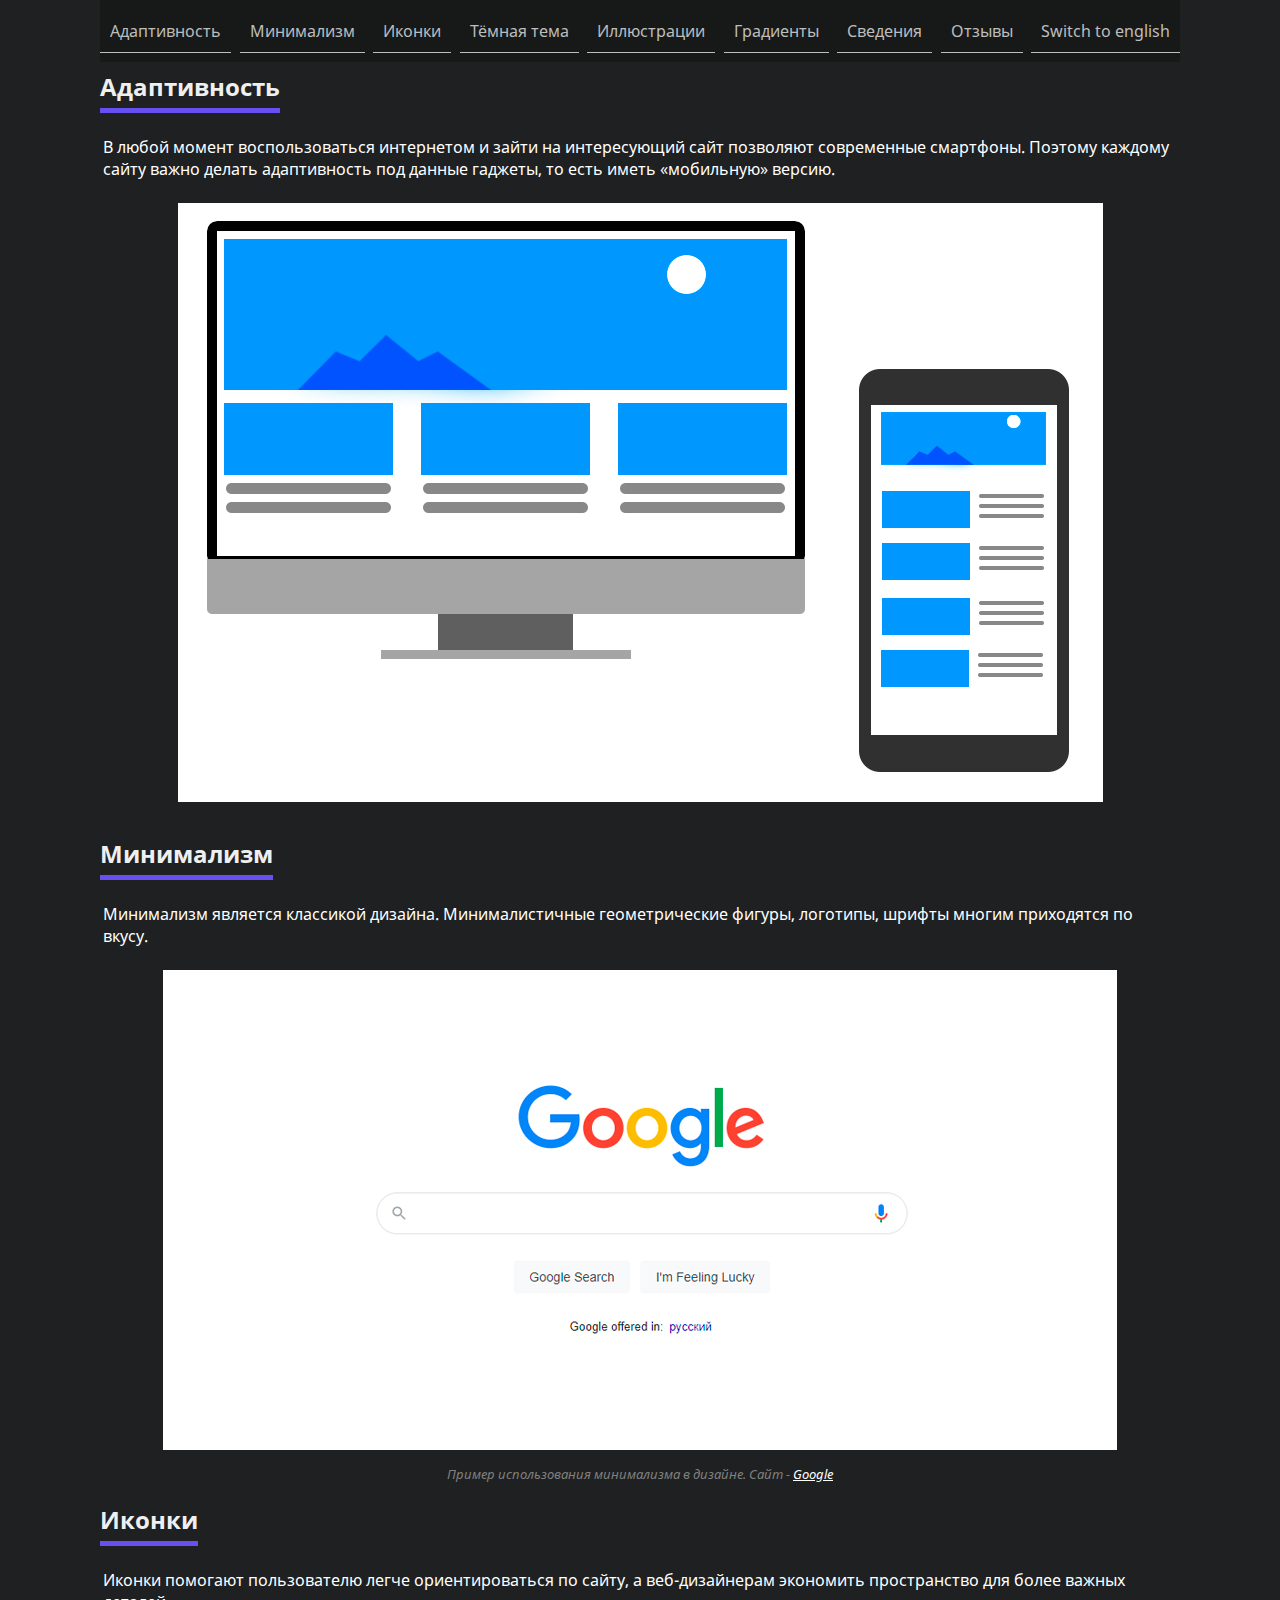
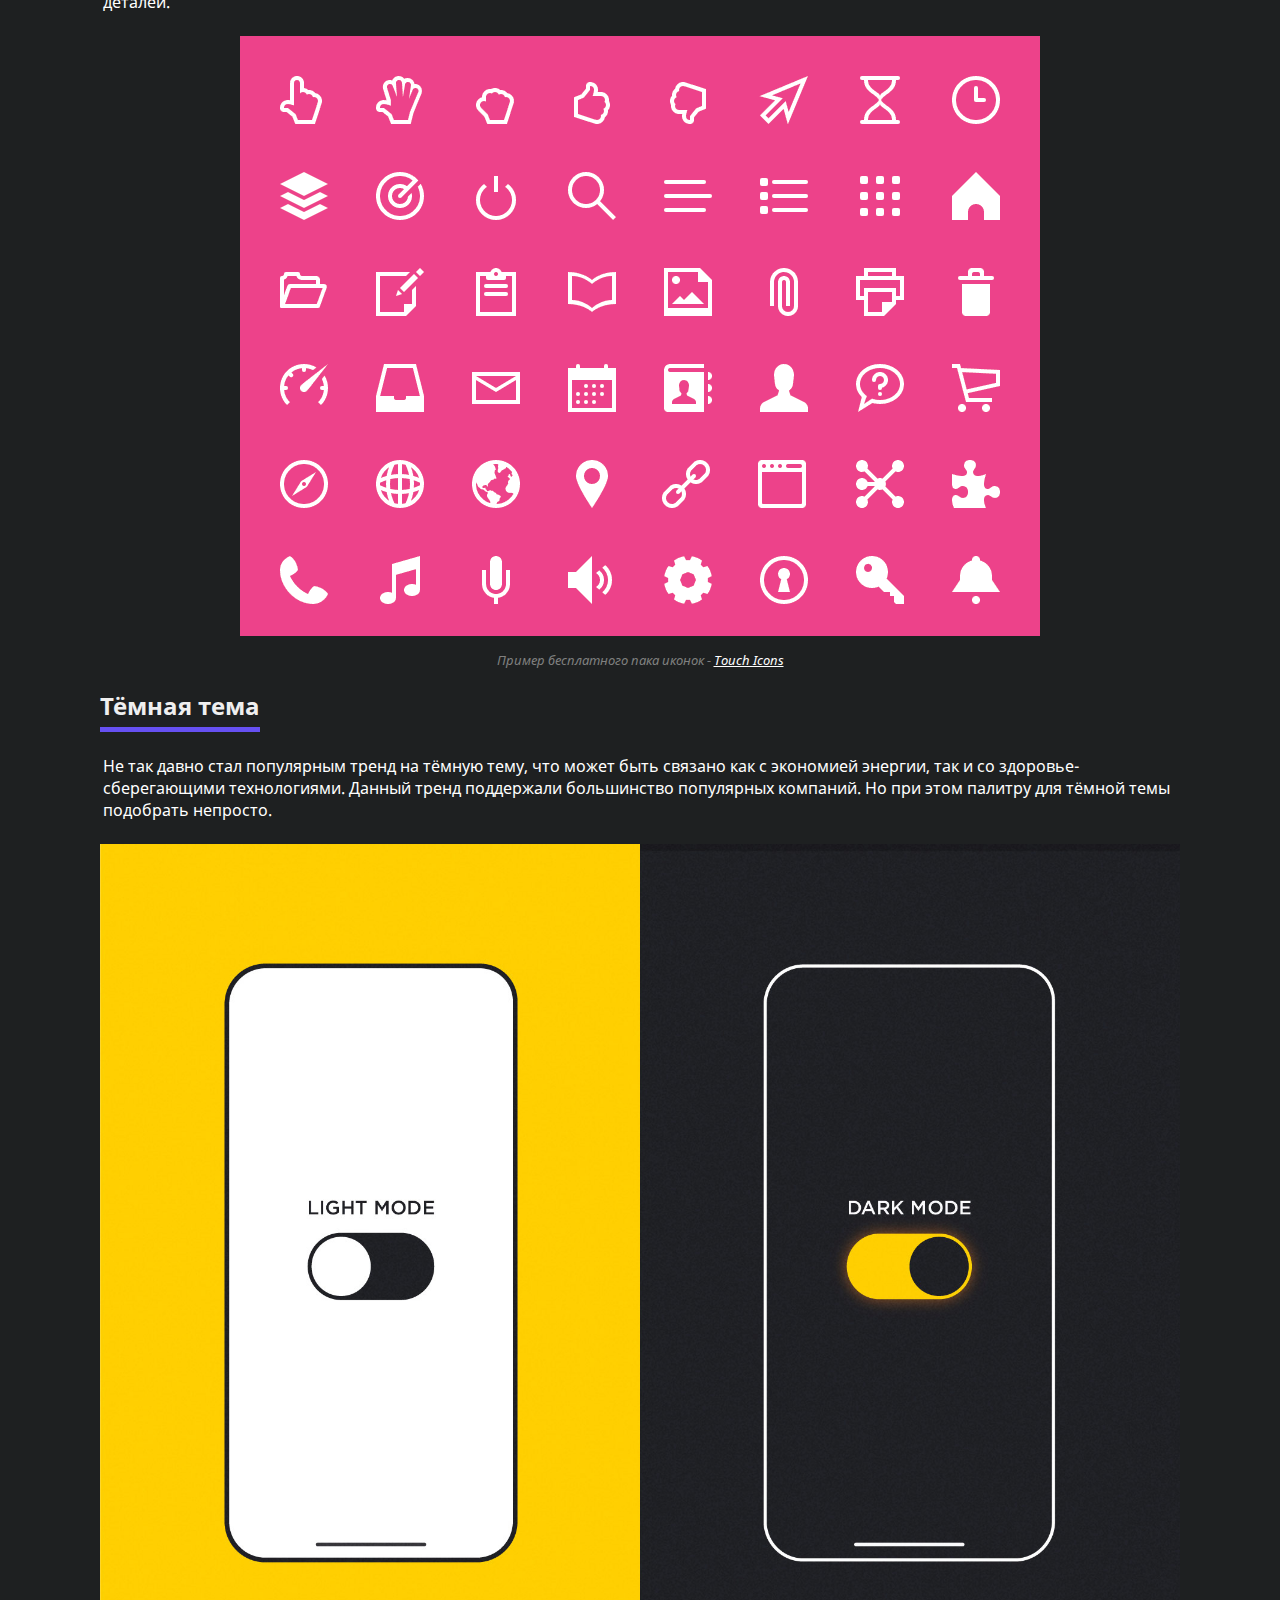
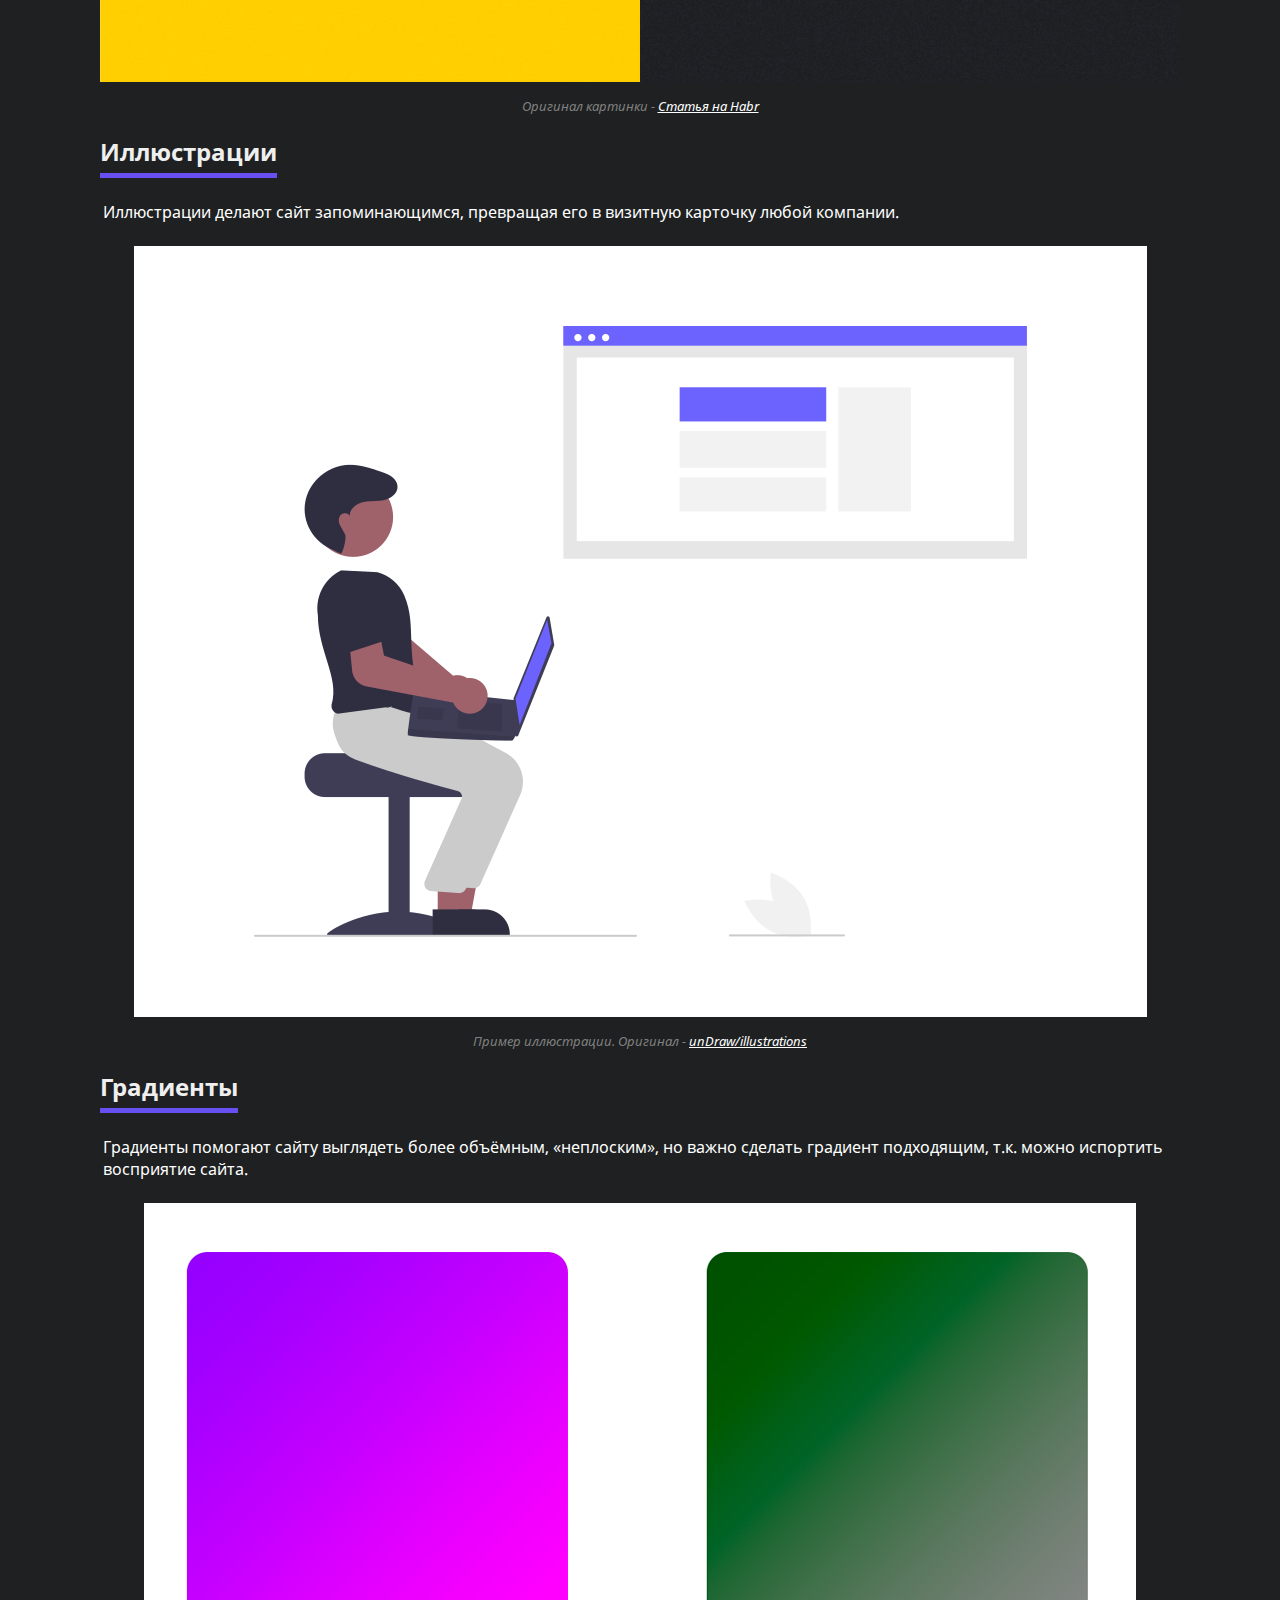
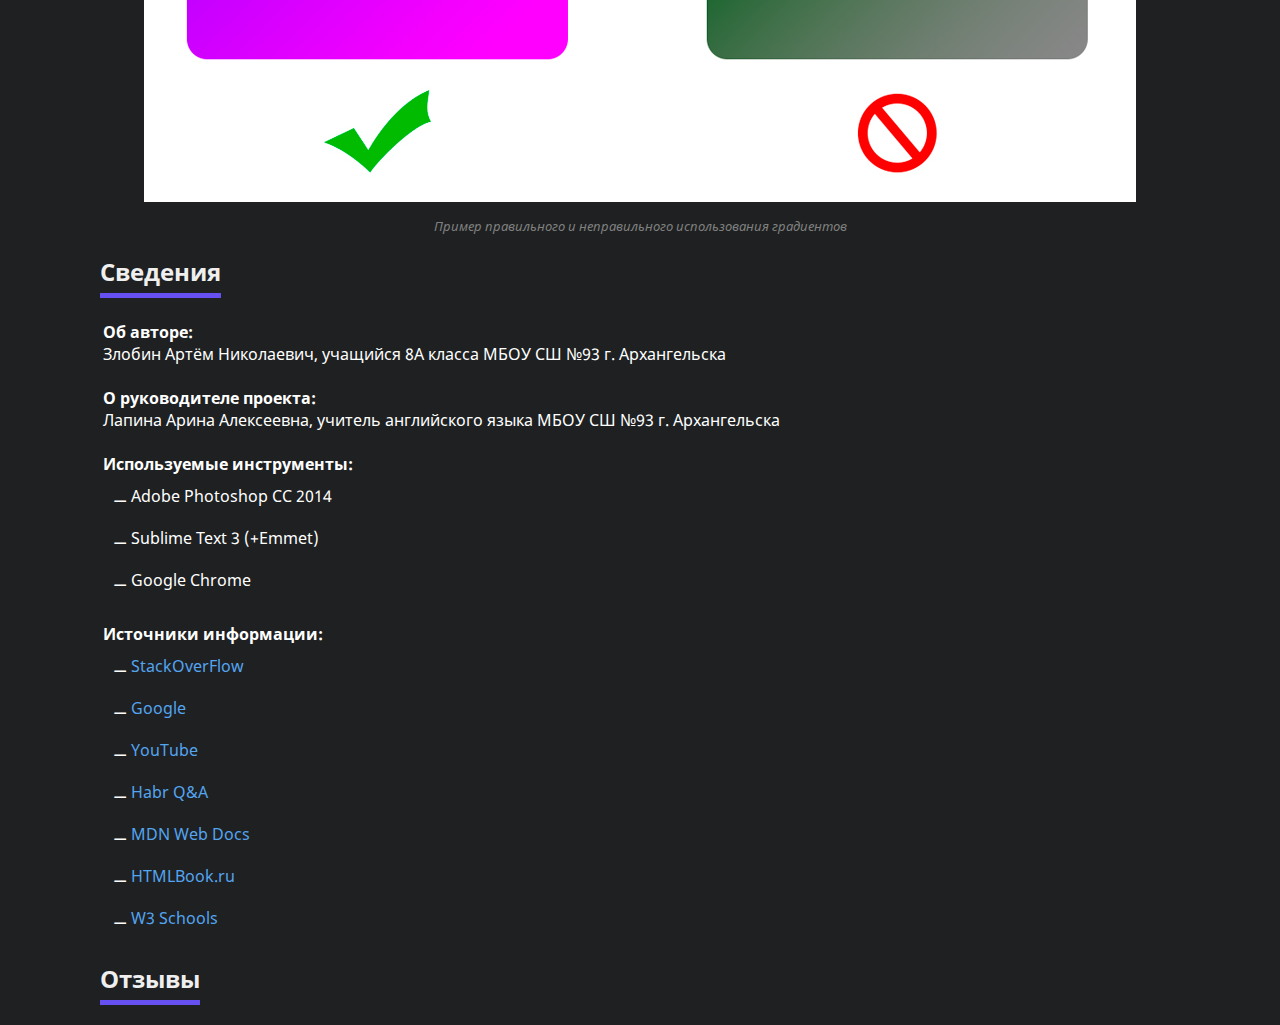
<file: index.html>
<!DOCTYPE html>
<html>
    <head>
        <meta charset="UTF-8">
        <meta name="viewport" content="width=device-width, initial-scale=1.0">
        <title>Современные тренды web-дизайна</title>
        <link rel="stylesheet" href="style.css">
        <script type="text/javascript" src="https://vk.com/js/api/openapi.js?169"></script>

        <script type="text/javascript">
          VK.init({apiId: 7828537, onlyWidgets: true});
        </script>

    </head>
    <body>
        <div id="loading">
            <span id="l1"></span>
            <span id="l2"></span>
            <span id="l3"></span>
            <span id="l4"></span>
        </div>
        <header>
            <div class="wrapper">
            <div id="menu-burger">
               <span id="bar1"></span>
               <span id="bar2"></span>
               <span id="bar3"></span>
            </div>
            <div id="menu">
            <h1>Меню</h1>
            <ul>
                <li>
                    <a class="menu-button" href="#adaptive">Адаптивность</a>
                </li>
                <li>
                    <a class="menu-button" href="#minimal">Минимализм</a>
                </li>
                <li>
                    <a class="menu-button" href="#icons">Иконки</a>
                </li>
                <li>
                    <a class="menu-button" href="#darktheme">Тёмная тема</a>
                </li>
                <li>
                    <a class="menu-button" href="#illustrations">Иллюстрации</a>
                </li>
                <li>
                    <a class="menu-button" href="#gradients">Градиенты</a>
                </li>
                <li>
                    <a class="menu-button" href="#about">Сведения</a>
                </li>
                <li>
                    <a class="menu-button" href="#comments">Отзывы</a>
                </li>
                <li>
                    <a class="menu-button" href="eng.html">Switch to english</a>
                </li>
            </ul>
        </div>
            </div>
        </header>
    <div id="content">
    <div id="adaptive">
        <div class="wrapper">
            <h2 class="title">
                Адаптивность
            </h2>
            <div class="text">
                В любой момент воспользоваться интернетом и зайти на интересующий сайт позволяют современные смартфоны. Поэтому каждому сайту важно делать адаптивность под данные гаджеты, то есть иметь «мобильную» версию.
            </div>
            <div class="imgs">
                <div class="img"><img src="imgs/adaptive_01.jpg"></div>
            </div>
        </div>
    </div>
    <div id="minimal">
        <div class="wrapper">
            <h2 class="title">
                Минимализм
            </h2>
            <div class="text">
                Минимализм является классикой дизайна. Минималистичные геометрические фигуры, логотипы, шрифты многим приходятся по вкусу.
            </div>
            <div class="imgs">
                
                <div class="img"><img src="imgs/minimalism_01.jpg" alt="Сайт http://google.com/">
                <p>Пример использования минимализма в дизайне. Сайт - <a href="https://google.com">Google</a></p></div>
            </div>
        </div>
    </div>
    <div id="icons">
        <div class="wrapper">
            <h2 class="title">
                Иконки
            </h2>
            <div class="text">
                Иконки помогают пользователю легче ориентироваться по сайту, а веб-дизайнерам экономить пространство для более важных деталей.
            </div>
            <div class="imgs">
                <div class="img"><img src="imgs/icons_01.jpg" alt="https://dribbble.com/shots/1804367-340-Freebies-Touch-Icon-Set">
                <p>Пример бесплатного пака иконок - <a href="https://dribbble.com/shots/1804367-340-Freebies-Touch-Icon-Set">Touch Icons</a></p></div>
            </div>
        </div>
    </div>
    <div id="darktheme">
        <div class="wrapper">
            <h2 class="title">
                Тёмная тема
            </h2>
            <div class="text">
                Не так давно стал популярным тренд на тёмную тему, что может быть связано как с экономией энергии, так и со здоровье-сберегающими технологиями. Данный тренд поддержали большинство популярных компаний. Но при этом палитру для тёмной темы подобрать непросто.
            </div>
            <div class="imgs">
                <div class="img"><img src="imgs/darktheme_01.jpeg">
                <p>Оригинал картинки - <a href="https://habr.com/ru/company/funcorp/blog/506770/">Статья на Habr</a></p></div>
            </div>
        </div>
    </div>
    <div id="illustrations">
        <div class="wrapper">
            <h2 class="title">
                Иллюстрации
            </h2>
            <div class="text">
                Иллюстрации делают сайт запоминающимся, превращая его в визитную карточку любой компании. 
            </div>
            <div class="imgs">
                <div class="img"><img src="imgs/illustrations_01.png">
                <p>Пример иллюстрации. Оригинал - <a href="https://undraw.co/illustrations">unDraw/illustrations</a></p></div>
            </div>
        </div>
    </div>
    <div id="gradients">
        <div class="wrapper">
            <h2 class="title">
                Градиенты
            </h2>
            <div class="text">
               Градиенты помогают сайту выглядеть более объёмным, «неплоским», но важно сделать градиент подходящим, т.к. можно испортить восприятие сайта.
            </div>
            <div class="imgs">
                <div class="img"><img src="imgs/gradients_01.jpg">
                    <p>Пример правильного и неправильного использования градиентов</p></div>
            </div>
        </div>
    </div>
    <div id="about">
        <div class="wrapper">
            <h2 class="title">
                Сведения
            </h2>
            <div class="text">
                <h4>Об авторе:</h4>
                <p>Злобин Артём Николаевич, 
                учащийся 8А класса МБОУ СШ №93 г. Архангельска</p>
               <br/>

                <h4>О руководителе проекта:</h4>
                <p>Лапина Арина Алексеевна, учитель английского языка МБОУ СШ №93 г. Архангельска</p>
                <br/>

                <h4>Используемые инструменты:</h4>
                <ul>
                    <li>
                        Adobe Photoshop CC 2014
                    </li>
                    <li>
                        Sublime Text 3 (+Emmet)
                    </li>
                    <li>
                        Google Chrome
                    </li>
                </ul>
                <br/>

                <h4>Источники информации:</h4>
                <ul>
                    <li>
                        <a href="https://stackoverflow.com/">StackOverFlow</a>
                    </li>
                    <li>
                        <a href="https://google.com/">Google</a>
                    </li>
                    <li>
                        <a href="https://youtube.com/">YouTube</a>
                    </li>
                    <li>
                        <a href="https://qna.habr.com/">Habr Q&A</a>
                    </li>
                    <li>
                        <a href="https://developer.mozilla.org/">MDN Web Docs</a>
                    </li>
                    <li>
                        <a href="http://htmlbook.ru/">HTMLBook.ru</a>
                    </li>
                    <li>
                        <a href="https://www.w3schools.com/">W3 Schools</a>
                    </li>
                </ul>
                   
            </div>
        </div>
    </div>
    <div id="comments">
        <div class="wrapper">
            <h2 class="title">
                Отзывы
            </h2>
            <div id="vk_comments"></div>
            <script type="text/javascript">
            VK.Widgets.Comments("vk_comments", {limit: 10, attach: "*"});
            </script>
        </div>
    </div>
    </div>
    <script src="script.js">
    </script>
    </body>
</html>
</file>
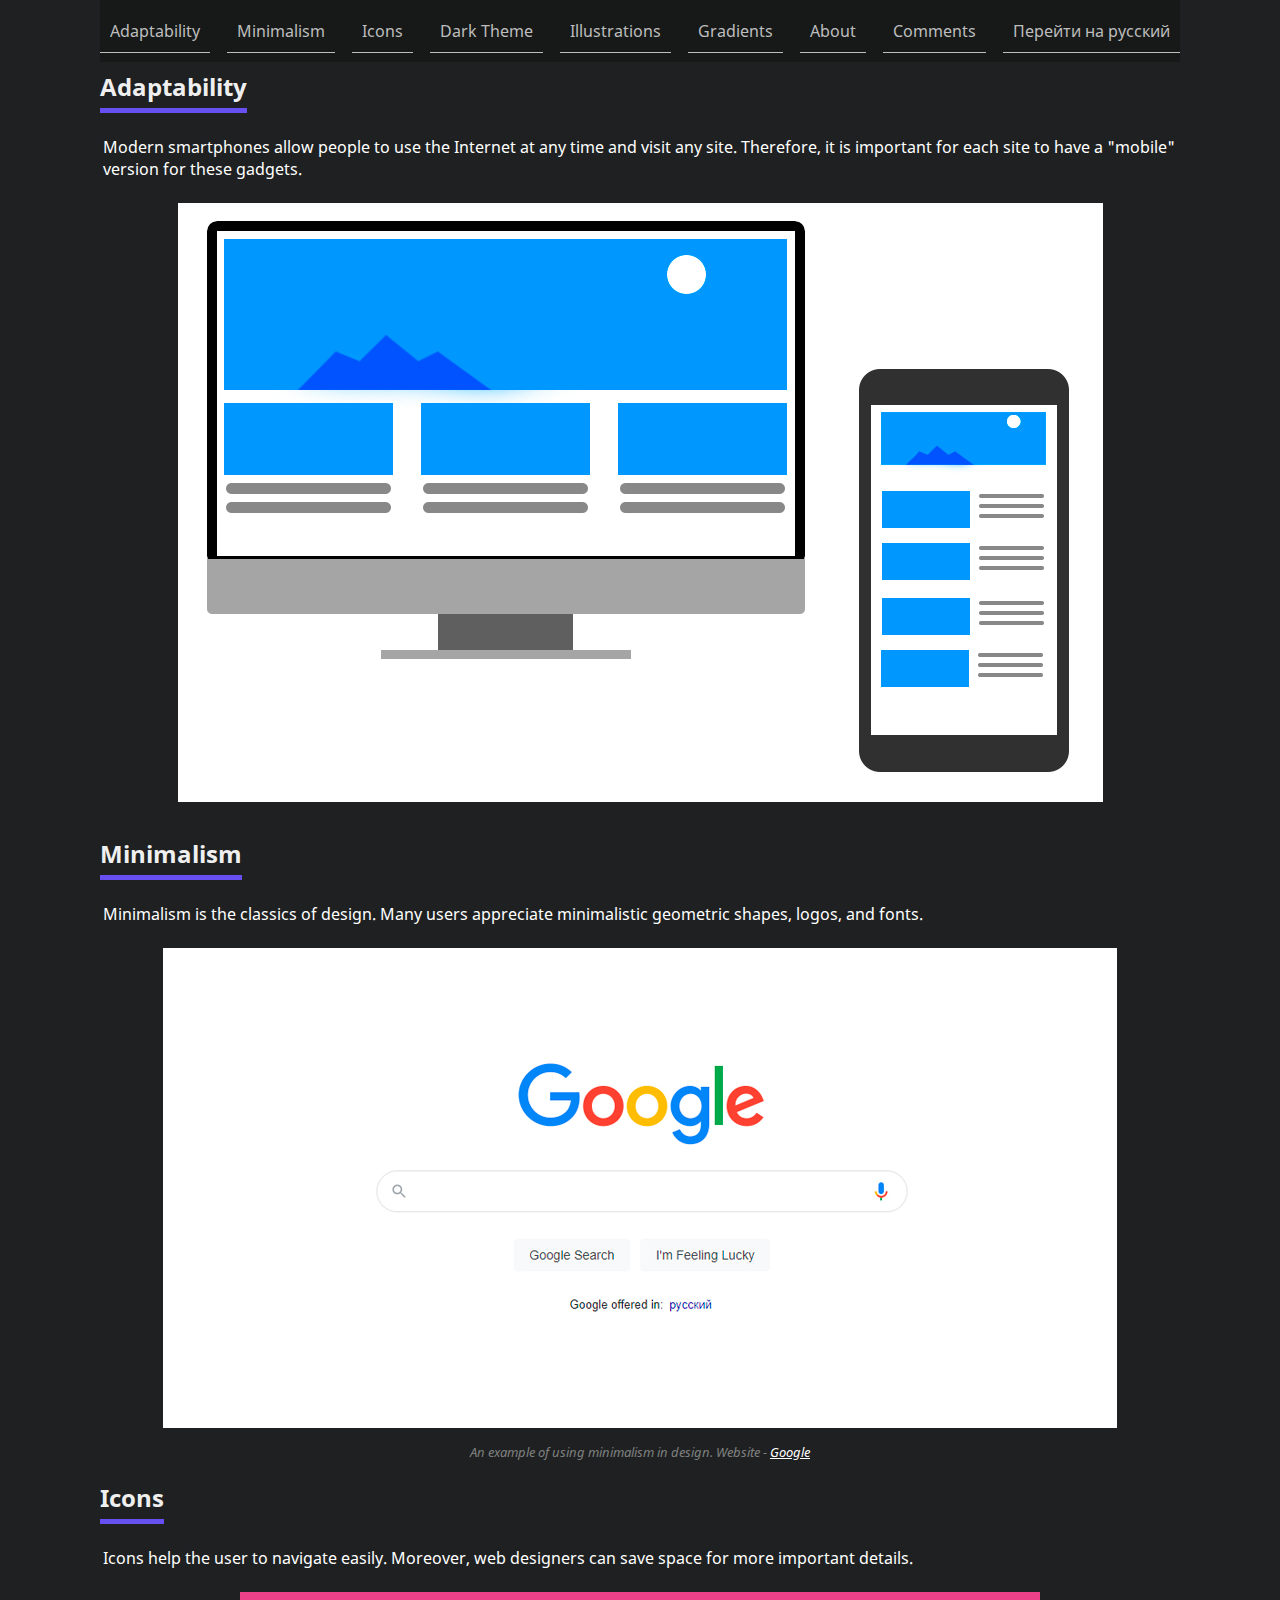
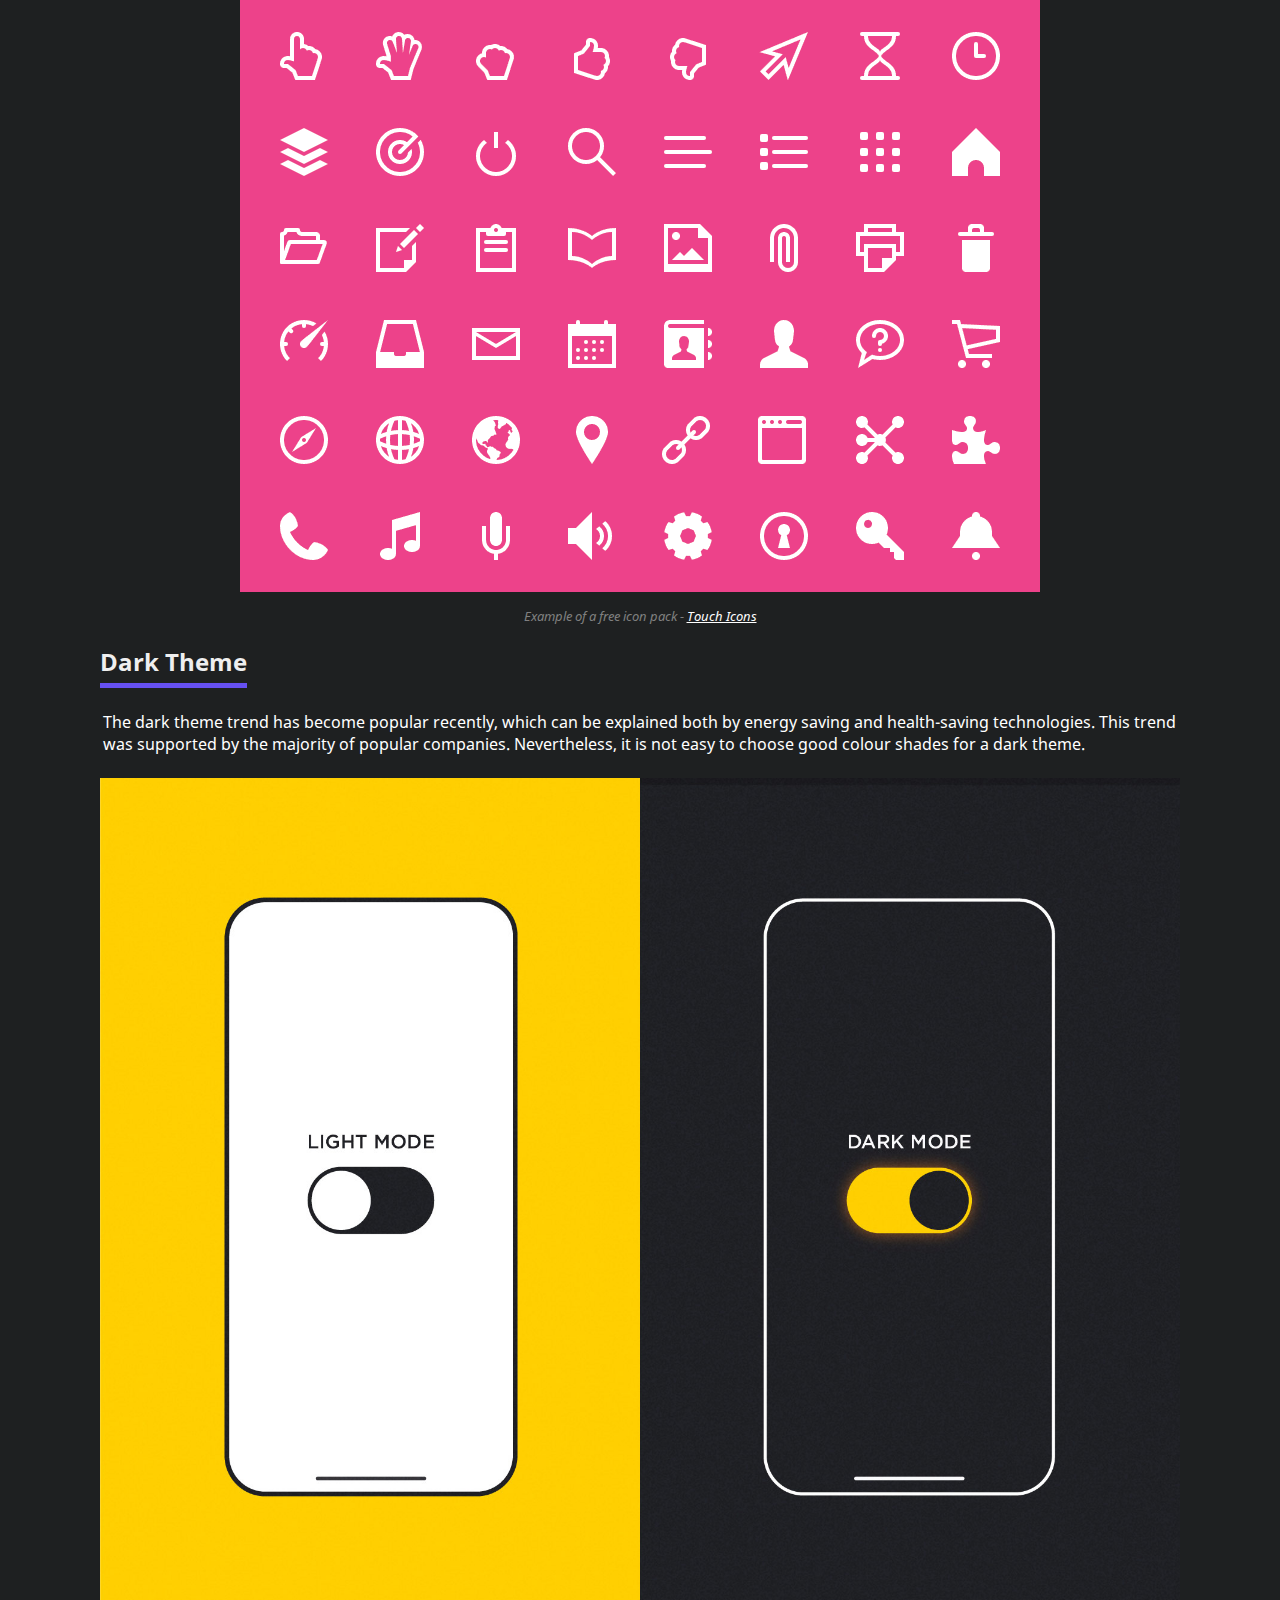
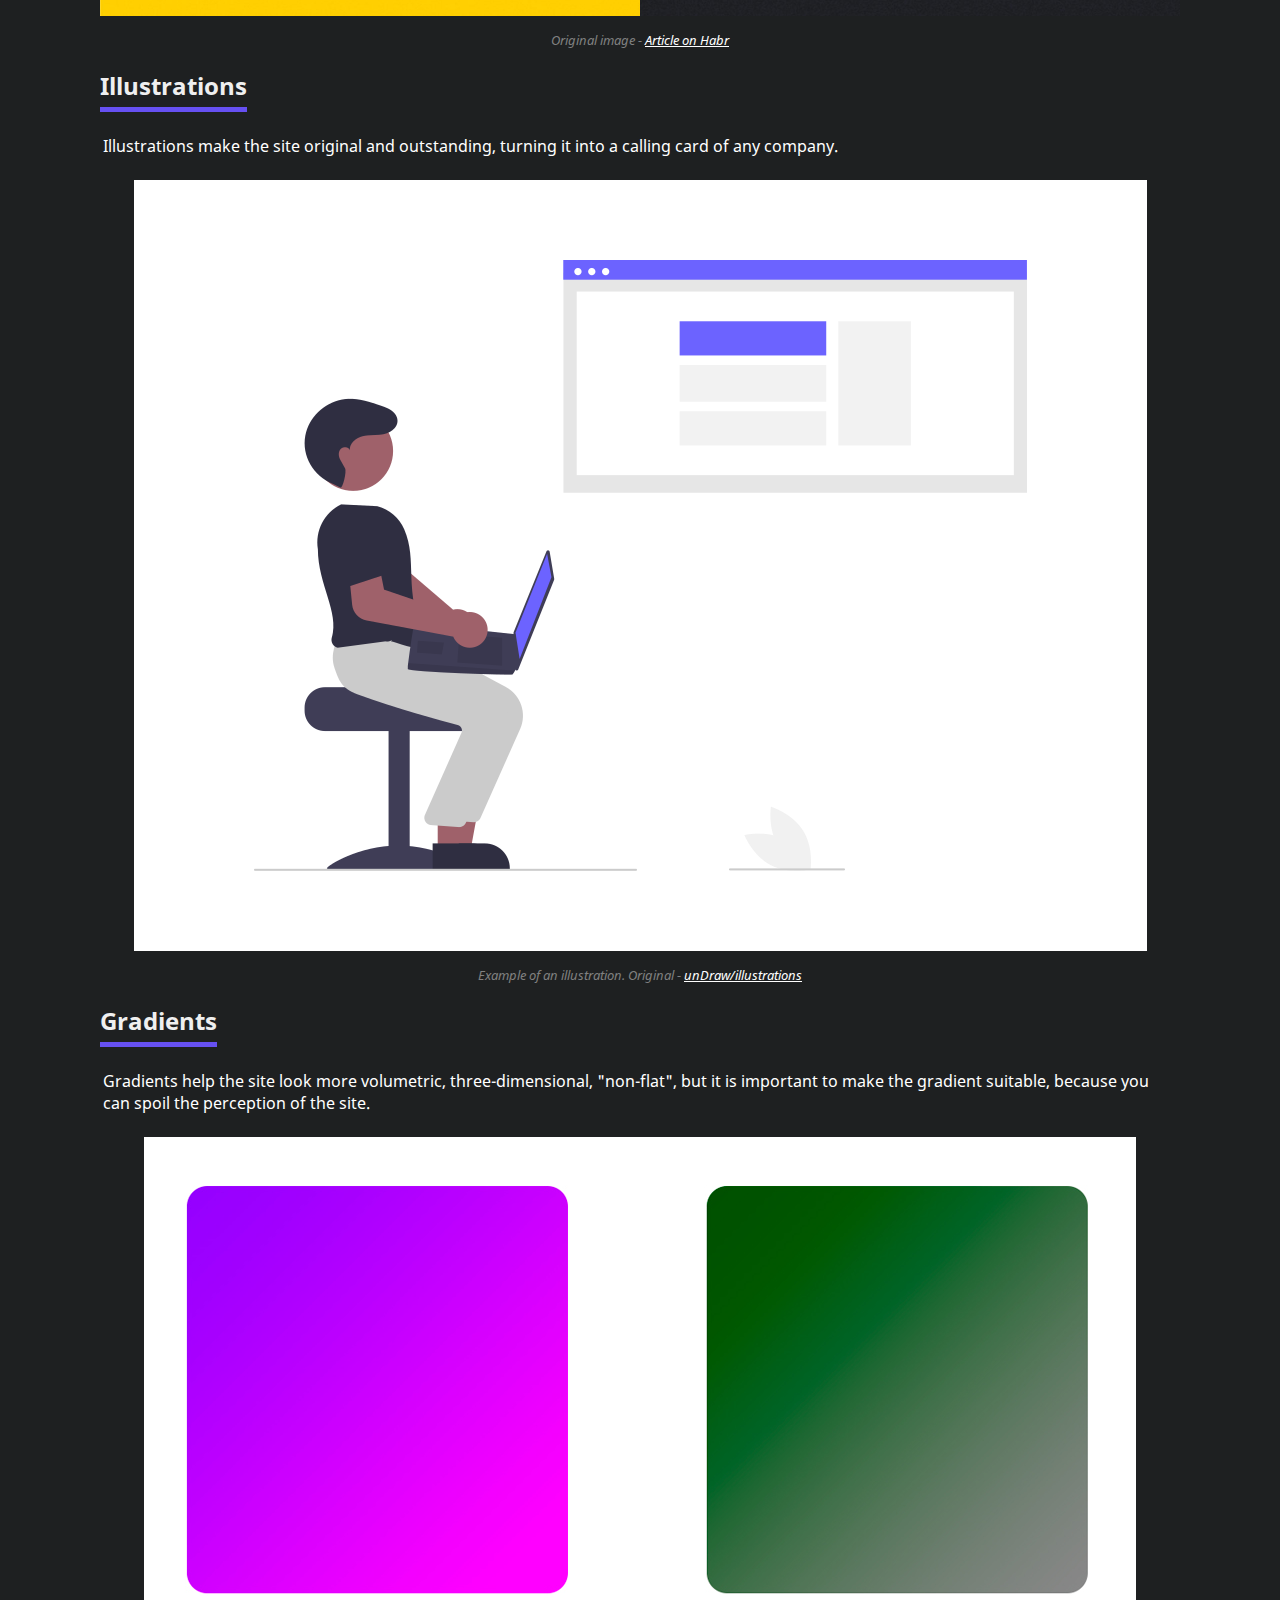
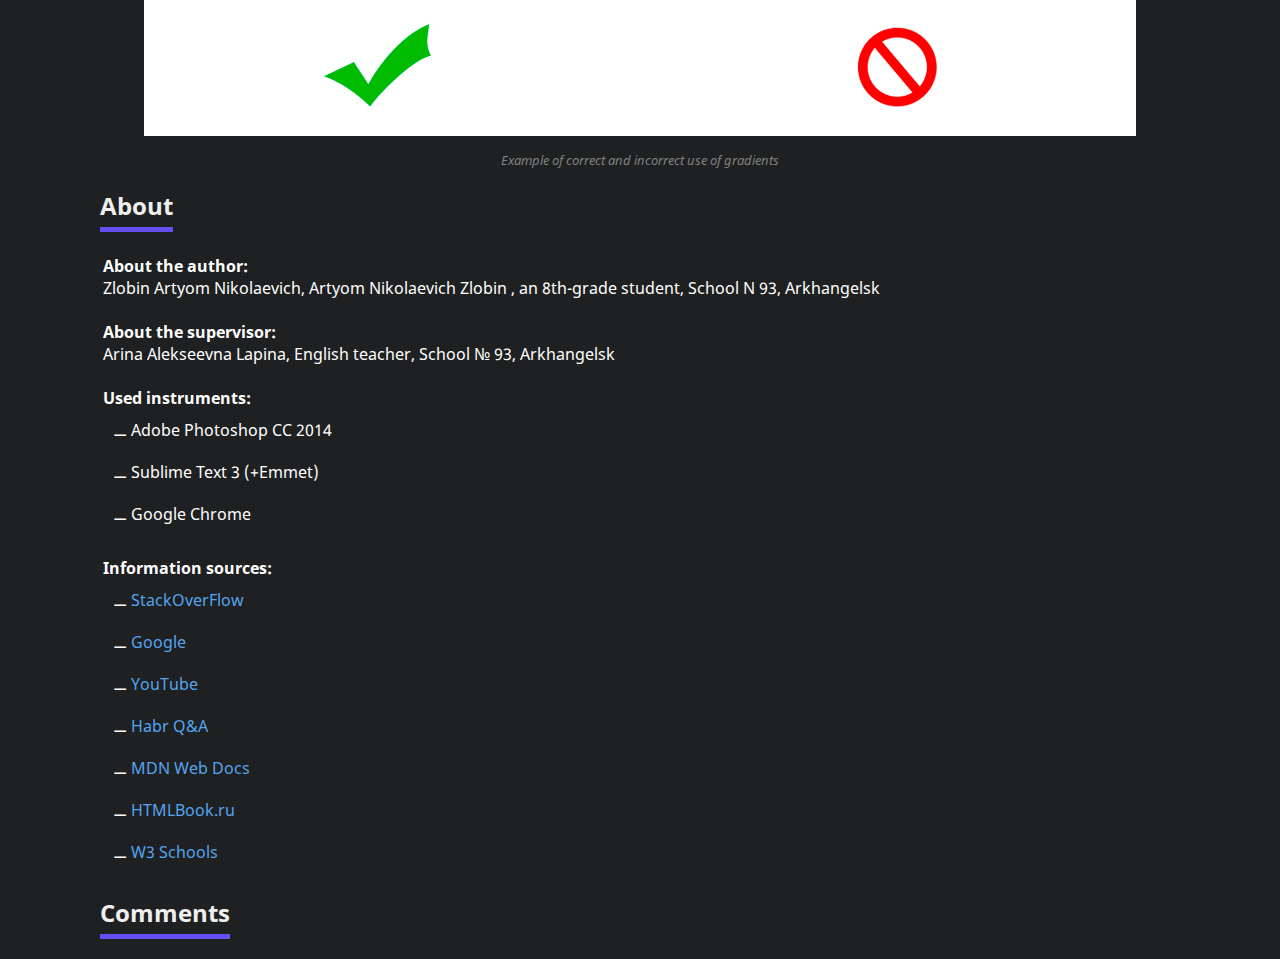
<file: eng.html>
<!DOCTYPE html>
<html>
    <head>
        <meta charset="UTF-8">
        <meta name="viewport" content="width=device-width, initial-scale=1.0">
        <title>Modern web-design trends</title>
        <link rel="stylesheet" href="style.css">
        <script type="text/javascript" src="https://vk.com/js/api/openapi.js?169"></script>

        <script type="text/javascript">
          VK.init({apiId: 7828537, onlyWidgets: true});
        </script>

    </head>
    <body>
        <div id="loading">
            <span id="l1"></span>
            <span id="l2"></span>
            <span id="l3"></span>
            <span id="l4"></span>
        </div>
        <header>
            <div class="wrapper">
            <div id="menu-burger">
               <span id="bar1"></span>
               <span id="bar2"></span>
               <span id="bar3"></span>
            </div>
            <div id="menu">
            <h1>Menu</h1>
            <ul>
                <li>
                    <a class="menu-button" href="#adaptive">Adaptability</a>
                </li>
                <li>
                    <a class="menu-button" href="#minimal">Minimalism</a>
                </li>
                <li>
                    <a class="menu-button" href="#icons">Icons</a>
                </li>
                <li>
                    <a class="menu-button" href="#darktheme">Dark Theme</a>
                </li>
                <li>
                    <a class="menu-button" href="#illustrations">Illustrations</a>
                </li>
                <li>
                    <a class="menu-button" href="#gradients">Gradients</a>
                </li>
                <li>
                    <a class="menu-button" href="#about">About</a>
                </li>
                <li>
                    <a class="menu-button" href="#comments">Comments</a>
                </li>
                <li>
                    <a class="menu-button" href="index.html">Перейти на русский</a>
                </li>
            </ul>
        </div>
            </div>
        </header>
    <div id="content">
    <div id="adaptive">
        <div class="wrapper">
            <h2 class="title">
                Adaptability
            </h2>
            <div class="text">
                Modern smartphones allow people to use the Internet at any time and visit any site. Therefore, it is important for each site to have a "mobile" version for these gadgets.
            </div>
            <div class="imgs">
                <div class="img"><img src="imgs/adaptive_01.jpg"></div>
            </div>
        </div>
    </div>
    <div id="minimal">
        <div class="wrapper">
            <h2 class="title">
                Minimalism
            </h2>
            <div class="text">
                Minimalism is the classics of design. Many users appreciate minimalistic geometric shapes, logos, and fonts.
            </div>
            <div class="imgs">
                
                <div class="img"><img src="imgs/minimalism_01.jpg" alt="Сайт http://google.com/">
                <p>An example of using minimalism in design. Website - <a href="https://google.com">Google</a></p></div>
            </div>
        </div>
    </div>
    <div id="icons">
        <div class="wrapper">
            <h2 class="title">
                Icons
            </h2>
            <div class="text">
                Icons help the user to navigate easily. Moreover, web designers can save space for more important details.
            </div>
            <div class="imgs">
                <div class="img"><img src="imgs/icons_01.jpg" alt="https://dribbble.com/shots/1804367-340-Freebies-Touch-Icon-Set">
                <p>Example of a free icon pack - <a href="https://dribbble.com/shots/1804367-340-Freebies-Touch-Icon-Set">Touch Icons</a></p></div>
            </div>
        </div>
    </div>
    <div id="darktheme">
        <div class="wrapper">
            <h2 class="title">
                Dark Theme
            </h2>
            <div class="text">
                The dark theme trend has become popular recently, which can be explained both by energy saving and health-saving technologies. This trend was supported by the majority of popular companies. Nevertheless, it is not easy to choose good colour shades for a dark theme.

            </div>
            <div class="imgs">
                <div class="img"><img src="imgs/darktheme_01.jpeg">
                <p>Original image - <a href="https://habr.com/ru/company/funcorp/blog/506770/">Article on Habr</a></p></div>
            </div>
        </div>
    </div>
    <div id="illustrations">
        <div class="wrapper">
            <h2 class="title">
                Illustrations
            </h2>
            <div class="text">
                Illustrations make the site original and outstanding, turning it into a calling card of any company.
            </div>
            <div class="imgs">
                <div class="img"><img src="imgs/illustrations_01.png">
                <p>Example of an illustration. Original - <a href="https://undraw.co/illustrations">unDraw/illustrations</a></p></div>
            </div>
        </div>
    </div>
    <div id="gradients">
        <div class="wrapper">
            <h2 class="title">
                Gradients
            </h2>
            <div class="text">
               Gradients help the site look more volumetric, three-dimensional, "non-flat", but it is important to make the gradient suitable, because you can spoil the perception of the site.
            </div>
            <div class="imgs">
                <div class="img"><img src="imgs/gradients_01.jpg">
                    <p>Example of correct and incorrect use of gradients</p></div>
            </div>
        </div>
    </div>
    <div id="about">
        <div class="wrapper">
            <h2 class="title">
                About
            </h2>
            <div class="text">
                <h4>About the author:</h4>
                <p>Zlobin Artyom Nikolaevich, 
                Artyom Nikolaevich Zlobin , an 8th-grade student, School N 93, Arkhangelsk</p>
               <br/>

                <h4>About the supervisor:</h4>
                <p>Arina Alekseevna Lapina, English teacher, School № 93, Arkhangelsk</p>
                <br/>

                <h4>Used instruments:</h4>
                <ul>
                    <li>
                        Adobe Photoshop CC 2014
                    </li>
                    <li>
                        Sublime Text 3 (+Emmet)
                    </li>
                    <li>
                        Google Chrome
                    </li>
                </ul>
                <br/>

                <h4>Information sources:</h4>
                <ul>
                    <li>
                        <a href="https://stackoverflow.com/">StackOverFlow</a>
                    </li>
                    <li>
                        <a href="https://google.com/">Google</a>
                    </li>
                    <li>
                        <a href="https://youtube.com/">YouTube</a>
                    </li>
                    <li>
                        <a href="https://qna.habr.com/">Habr Q&A</a>
                    </li>
                    <li>
                        <a href="https://developer.mozilla.org/">MDN Web Docs</a>
                    </li>
                    <li>
                        <a href="http://htmlbook.ru/">HTMLBook.ru</a>
                    </li>
                    <li>
                        <a href="https://www.w3schools.com/">W3 Schools</a>
                    </li>
                </ul>
                   
            </div>
        </div>
    </div>
    <div id="comments">
        <div class="wrapper">
            <h2 class="title">
                Comments
            </h2>
            <div id="vk_comments"></div>
            <script type="text/javascript">
            VK.Widgets.Comments("vk_comments", {limit: 10, attach: "*"});
            </script>
        </div>
    </div>
    </div>
    <script src="script.js">
    </script>
    </body>
</html>
</file>
<file: style.css>
﻿@font-face{
    font-family: NotoSans;
    src: url(fonts/NotoSans-Regular.ttf); 
    font-style: normal;
    font-weight: normal;

}

@font-face{
    font-family: NotoSans;
    src: url(fonts/NotoSans-Italic.ttf); 
    font-style: italic;
    font-weight: normal;

}

@font-face{
    font-family: NotoSans;
    src: url(fonts/NotoSans-Bold.ttf); 
    font-style: normal;
    font-weight: bold;

}

@font-face{
    font-family: NotoSans;
    src: url(fonts/NotoSans-BoldItalic.ttf); 
    font-style: italic;
    font-weight: bold;

}

*{
    margin: 0;
    padding: 0;
    color: white;
}

body{
    font-family: NotoSans;
    background-color: #1e2021;
}

li{
    list-style: none;
}

.wrapper{
    max-width: 1080px;
    margin: 0 auto 20px;
}

header{
    background-color: #171919;
    position: fixed;
    left: calc((100% - 1080px)/2);
    width: 1080px;
    z-index: 10;
}

#loading {
    z-index: 11;
    width: 100%;
    height: 100%;
    position: fixed;
    background-color: #1e2021;
}

#loading span{
    position: absolute;
    display: block;
    border-radius: 100%;
    transition: all .5s ease;
    border-color: white;
}

#loading #l1{
    border-left: solid 5px;
    border-bottom: solid 5px;
    width: 100px;
    height: 100px;
    left: calc(50% - 50px);
    top: calc(50% - 50px);
    animation: rotate .8s linear infinite;
}
#loading #l2{
    border-right: solid 5px;
    border-bottom: solid 5px;
    width: 70px;
    height: 70px;
    left: calc(50% - 35px);
    top: calc(50% - 35px);
    animation: rotate 1s linear infinite;
}
#loading #l3{
    border-right: solid 5px;
    border-top: solid 5px;
    width: 50px;
    height: 50px;
    left: calc(50% - 25px);
    top: calc(50% - 25px);
    animation: rotate 1.2s linear infinite;
}
#loading #l4{
    border-left: solid 5px;
    border-top: solid 5px;
    width: 30px;
    height: 30px;
    left: calc(50% - 15px);
    top: calc(50% - 15px);
    animation: rotate 1.4s linear infinite;
}

#header-nav{
    font-size: 1.2em;
    font-weight: 600;
    padding: 20px;
}

#header-list{
    display: flex;
    justify-content: space-between;
}

#menu h1{
    display: none;
}   

#menu ul{
    margin: 20px 0 20px 0;
    display: flex;
    justify-content: space-between;
    width: 100%;
}
#menu a{
    color: #bdbdbd;
    font-size: 16px;
    font-weight: normal;
    text-decoration: none;
    border-bottom: solid 1px #bdbdbd;
    padding: 10px;
}

#menu ul li a:hover, #menu ul li a:focus{
    border-bottom-color: white;
    color: white;
}

#content{
    padding-top: 70px;
}

.title{
    padding-bottom: 5px;
    border-bottom: solid 5px #6650f2;
    margin-bottom: 20px;
    width: max-content;
    transition: .3s;
    color: #efefef;
}

.title:hover{
    border-color: #7b66ff;
    transition: .3s;
}

.text{
    padding: 3px;
}

.text ul li{
    list-style: inside;
    list-style-type: '⚊';
    padding: 10px;
}

.text a{
    text-decoration: none;
    color: #54a4f0;
}

.imgs img{
    border: none;
    margin: 10px auto;
    max-width: 100%;
    transition: .4s;
    -webkit-transition: all .7s ease;
    -moz-transition: all .7s ease;
    -o-transition: all .7s ease;
    -ms-transition: all .7s ease;
    transition: all .7s ease;
}

.imgs img:hover,.imgs img:focus{
    z-index: 1;
    opacity: .95;
    box-shadow: 10px 10px 0 rgba(0, 0, 0, .9);
}

.imgs .img{
    text-align: center;
    margin-top: 10px;
}

.imgs .img p{
    font-size: .84em;
    color: grey;
    font-style: italic;
}


@media( max-width: 1080px ){
    header{
        position: inherit;
    }

    #menu-burger{
        background-color: #171919;
        padding: 10px;
        position: fixed;
        display: inline-block;
        cursor: pointer;
        z-index: 10;

    }

    #bar1, #bar2, #bar3{
        display: block;
        width: 40px;
        height: 4px;
        margin-top: 6px;
        border-radius: 40px;
        background-color: white;
        transition: .5s;
    }

    .toggled{
        margin-top: 17px;
    }

    .toggled  #bar1{
        -ms-transform: rotate(-45deg) translate(0, 50%);
        -moz-transform: rotate(-45deg) translate(0, 50%);
        -webkit-transform: rotate(-45deg) translate(0, 50%);
        -o-transform: rotate(-45deg) translate(0, 50%);
        transform: rotate(-45deg) translate(0, 50%);
        margin: 0;
    }

    .toggled  #bar2{
        -ms-transform: rotate(45deg) translate(0, -50%);
        -moz-transform: rotate(45deg) translate(0, -50%);
        -webkit-transform: rotate(45deg) translate(0, -50%);
        -o-transform: rotate(45deg) translate(0, -50%);
        transform: rotate(45deg) translate(0, -50%);
        margin: 0;
    }

    .toggled  #bar3{
        opacity: 0;
    }

    #menu{
        position: fixed;
        display: block;
        height: 100%;
        left: -100%;
        transition: .3s;
        overflow-y: auto;
    }

    #menu h1{
        margin-top: 10px;
        display: block;
        text-align: center;
        overflow: auto;
    }

    #menu.opened{
        background-color: #171919;
        width: 100%;
        max-width: 100%;
        left: 0;
        transition: .3s;
    }

    #menu ul{
        display: block;
    }

    #menu ul li{
        border-bottom: solid .5px #bdbdbd;
        font-size: 18px;
        display: table;
        margin: 0 auto;
        padding: 20px 0 20px 0;
        width: inherit;
        text-align: center;
    }

    #menu ul li a{
        color: #bdbdbd;
        border: none;
    }

    #menu ul li a:hover, #menu ul li a:focus{
        color: white;
    }

    #content{
        padding-top: 50px;
    }

    .title{
        padding: 0 10px 10px 10px;
    }

    header .wrapper{
        margin: 0;
    }

    .wrapper{
        margin: 10px 0;
    }


}

@keyframes rotate{
    0%{
        transform: rotate(0deg);
    }
    65%{
        transform: rotate(180deg);
    }
    100%{
        transform: rotate(360deg);
    }
}
</file>
